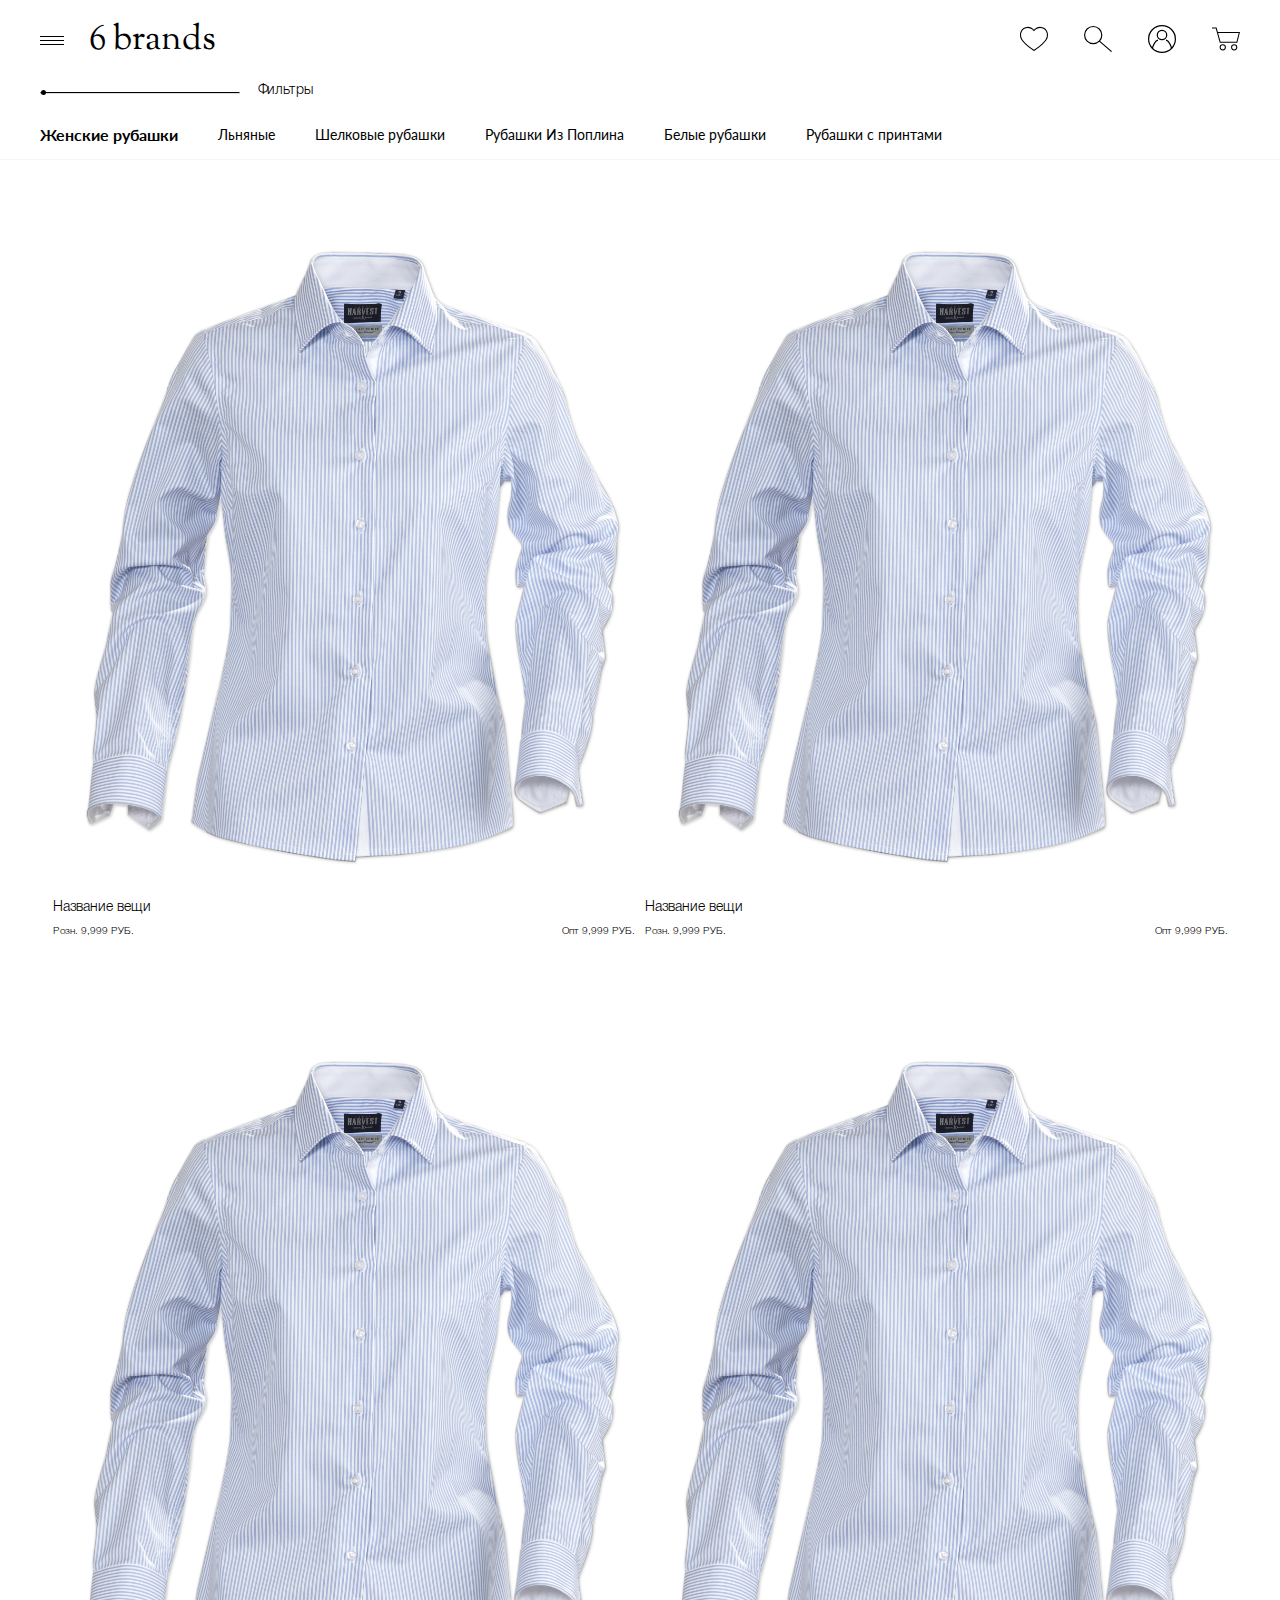
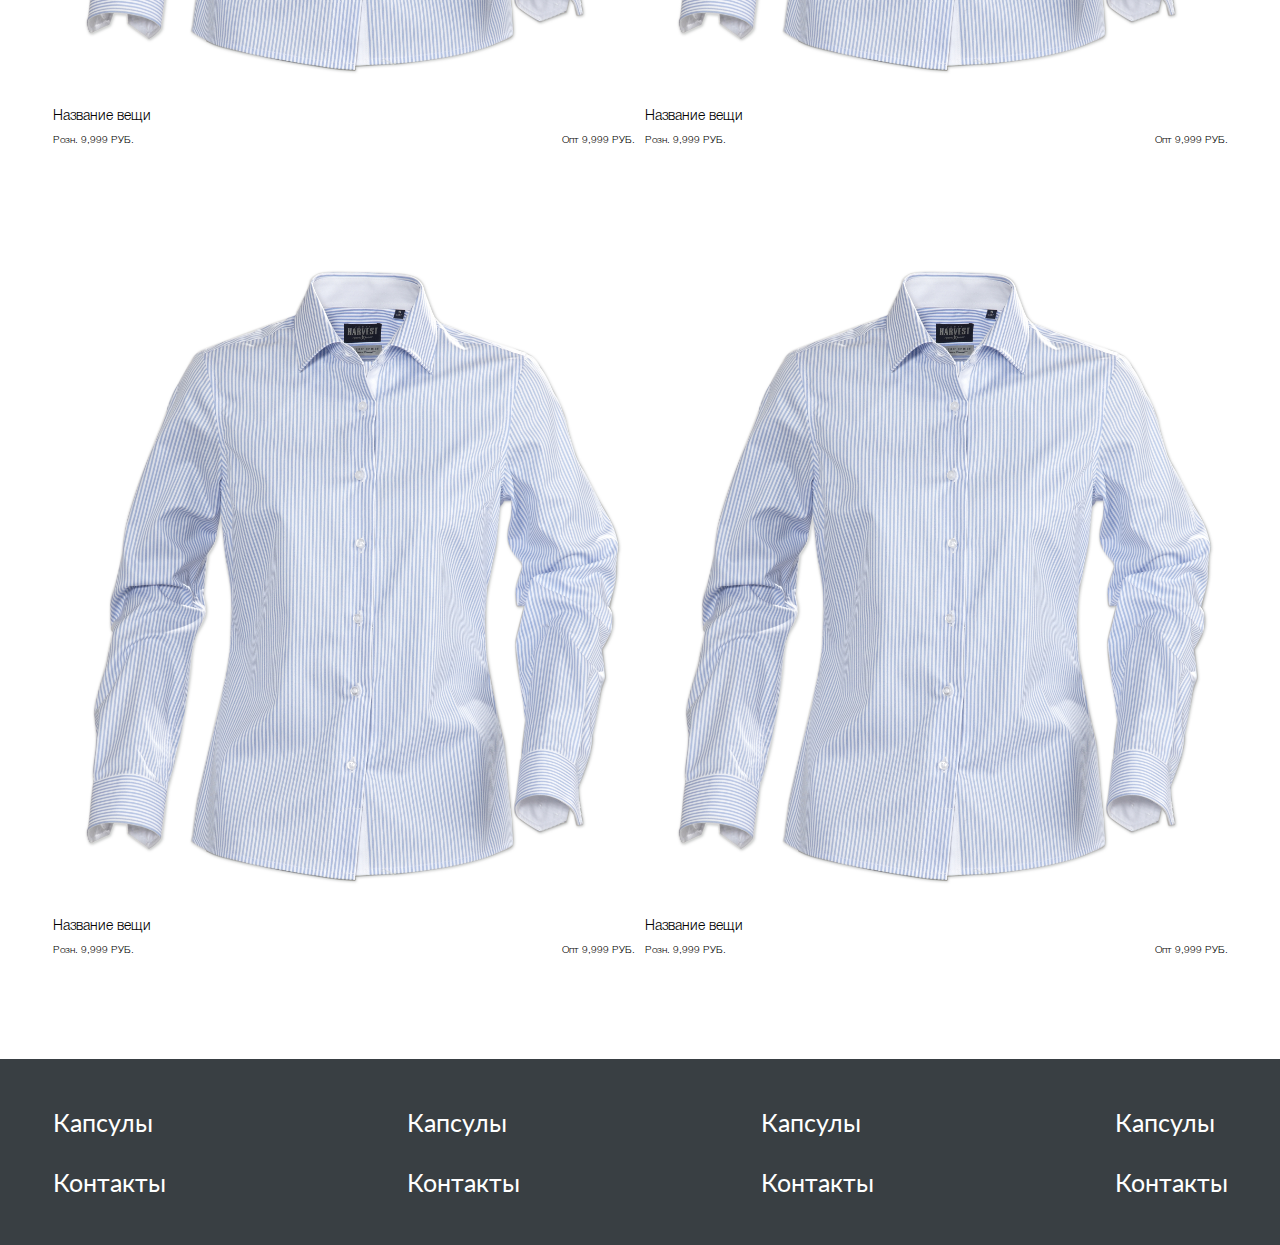
<file: cards-1.html>
<!DOCTYPE html>
<html lang="en">

<head>
    <meta charset="UTF-8">
    <meta http-equiv="X-UA-Compatible" content="IE=edge">
    <meta name="viewport" content="width=device-width, initial-scale=1.0">
    <link rel="stylesheet" href="css/jQueryUI.css">
    <link rel="stylesheet" href="css/style.css">
    <title>Document</title>
</head>

<body>
<header class="header">
    <div class="header__inner">
        <div class="header__left">
            <div class="burger">
                <span></span>
                <span></span>
                <span></span>
            </div>
            <span class="header__left-text">6 brands</span>
        </div>
        <div class="header__right">
            <a href="#">
                <img src="img/favorite.svg" alt="">
            </a>
            <button class="header__search">
                <img src="img/search.svg" alt="">
            </button>
            <a href="#">
                <img src="img/user.svg" alt="">
            </a>
            <a href="#" class="header__basket">
                <img src="img/basket.svg" alt="">
            </a>
        </div>
    </div>
</header>    <main>
        <div class="catalog-head">
            <div class="navigation">
                <span class="nav__item current">Женские рубашки</span>
                <a href="#" class="nav__item">Льняные</a>
                <a href="#" class="nav__item">Шелковые рубашки</a>
                <a href="#" class="nav__item">Рубашки Из Поплина</a>
                <a href="#" class="nav__item">Белые рубашки</a>
                <a href="#" class="nav__item">Рубашки с принтами</a>
            </div>
            <div class="filter">
                <div class="range-slider" id="range"></div>
                <div class="filter-text">Фильтры</div>
            </div>
            <div class="filter-aside">
                <div class="close-filter">X</div>
                <div class="filter-aside__head">
                    Фильтр 1
                </div>
                <div class="filter-aside__body">
                    <div class="aside__body-item">
                        <label class="control control-checkbox">
                            Filter item
                            <input type="checkbox" checked="checked" />
                            <span class="control_indicator"></span>
                        </label>
                    </div>
                    <div class="aside__body-item">
                        <label class="control control-checkbox">
                            Filter item
                            <input type="checkbox" checked="checked" />
                            <span class="control_indicator"></span>
                        </label>
                    </div>
                    <div class="aside__body-item">
                        <label class="control control-checkbox">
                            Filter item
                            <input type="checkbox" checked="checked" />
                            <span class="control_indicator"></span>
                        </label>
                    </div>
                    <div class="aside__body-item">
                        <label class="control control-checkbox">
                            Filter item
                            <input type="checkbox" checked="checked" />
                            <span class="control_indicator"></span>
                        </label>
                    </div>
                </div>
                <div class="filter-aside__head">
                    Фильтр 2
                </div>
                <div class="filter-aside__body">
                    <div class="aside__body-item">
                        <label class="control control-checkbox">
                            Filter item
                            <input type="checkbox" checked="checked" />
                            <span class="control_indicator"></span>
                        </label>
                    </div>
                    <div class="aside__body-item">
                        <label class="control control-checkbox">
                            Filter item
                            <input type="checkbox" checked="checked" />
                            <span class="control_indicator"></span>
                        </label>
                    </div>
                    <div class="aside__body-item">
                        <label class="control control-checkbox">
                            Filter item
                            <input type="checkbox" checked="checked" />
                            <span class="control_indicator"></span>
                        </label>
                    </div>
                    <div class="aside__body-item">
                        <label class="control control-checkbox">
                            Filter item
                            <input type="checkbox" checked="checked" />
                            <span class="control_indicator"></span>
                        </label>
                    </div>
                </div>
            </div>
        </div>
        <div class="container">
            <div class="cards__box cards__box--big">
                <a href="#" class="product__card product__card--big">
                    <div class="product__card-head">
                        <img src="img/card.jpg" alt="">
                    </div>
                    <div class="product__card-name">
                        <span>Название вещи</span>
                    </div>
                    <div class="product__card-price">
                        <div class="card-price__item">
                            Розн. 9,999 РУБ.
                        </div>
                        <div class="card-price__item">
                            Опт 9,999 РУБ.
                        </div>
                    </div>
                </a>
                <a href="#" class="product__card product__card--big">
                    <div class="product__card-head">
                        <img src="img/card.jpg" alt="">
                    </div>
                    <div class="product__card-name">
                        <span>Название вещи</span>
                    </div>
                    <div class="product__card-price">
                        <div class="card-price__item">
                            Розн. 9,999 РУБ.
                        </div>
                        <div class="card-price__item">
                            Опт 9,999 РУБ.
                        </div>
                    </div>
                </a>
                <a href="#" class="product__card product__card--big">
                    <div class="product__card-head">
                        <img src="img/card.jpg" alt="">
                    </div>
                    <div class="product__card-name">
                        <span>Название вещи</span>
                    </div>
                    <div class="product__card-price">
                        <div class="card-price__item">
                            Розн. 9,999 РУБ.
                        </div>
                        <div class="card-price__item">
                            Опт 9,999 РУБ.
                        </div>
                    </div>
                </a>
                <a href="#" class="product__card product__card--big">
                    <div class="product__card-head">
                        <img src="img/card.jpg" alt="">
                    </div>
                    <div class="product__card-name">
                        <span>Название вещи</span>
                    </div>
                    <div class="product__card-price">
                        <div class="card-price__item">
                            Розн. 9,999 РУБ.
                        </div>
                        <div class="card-price__item">
                            Опт 9,999 РУБ.
                        </div>
                    </div>
                </a>
                <a href="#" class="product__card product__card--big">
                    <div class="product__card-head">
                        <img src="img/card.jpg" alt="">
                    </div>
                    <div class="product__card-name">
                        <span>Название вещи</span>
                    </div>
                    <div class="product__card-price">
                        <div class="card-price__item">
                            Розн. 9,999 РУБ.
                        </div>
                        <div class="card-price__item">
                            Опт 9,999 РУБ.
                        </div>
                    </div>
                </a>
                <a href="#" class="product__card product__card--big">
                    <div class="product__card-head">
                        <img src="img/card.jpg" alt="">
                    </div>
                    <div class="product__card-name">
                        <span>Название вещи</span>
                    </div>
                    <div class="product__card-price">
                        <div class="card-price__item">
                            Розн. 9,999 РУБ.
                        </div>
                        <div class="card-price__item">
                            Опт 9,999 РУБ.
                        </div>
                    </div>
                </a>
            </div>
        </div>
    </main>
<footer class="footer">
    <div class="footer__inner container">
        <div class="footer__col">
            <a href="#" class="footer__link">Капсулы</a>
            <a href="#" class="footer__link">Контакты</a>
        </div>
        <div class="footer__col">
            <a href="#" class="footer__link">Капсулы</a>
            <a href="#" class="footer__link">Контакты</a>
        </div>
        <div class="footer__col">
            <a href="#" class="footer__link">Капсулы</a>
            <a href="#" class="footer__link">Контакты</a>
        </div>
        <div class="footer__col">
            <a href="#" class="footer__link">Капсулы</a>
            <a href="#" class="footer__link">Контакты</a>
        </div>
    </div>
</footer>    <script src="js/jQuery.js"></script>
    <script src="js/jQueryUI.js"></script>
    <script src="js/main.js"></script>
</body>

</html>
</file>
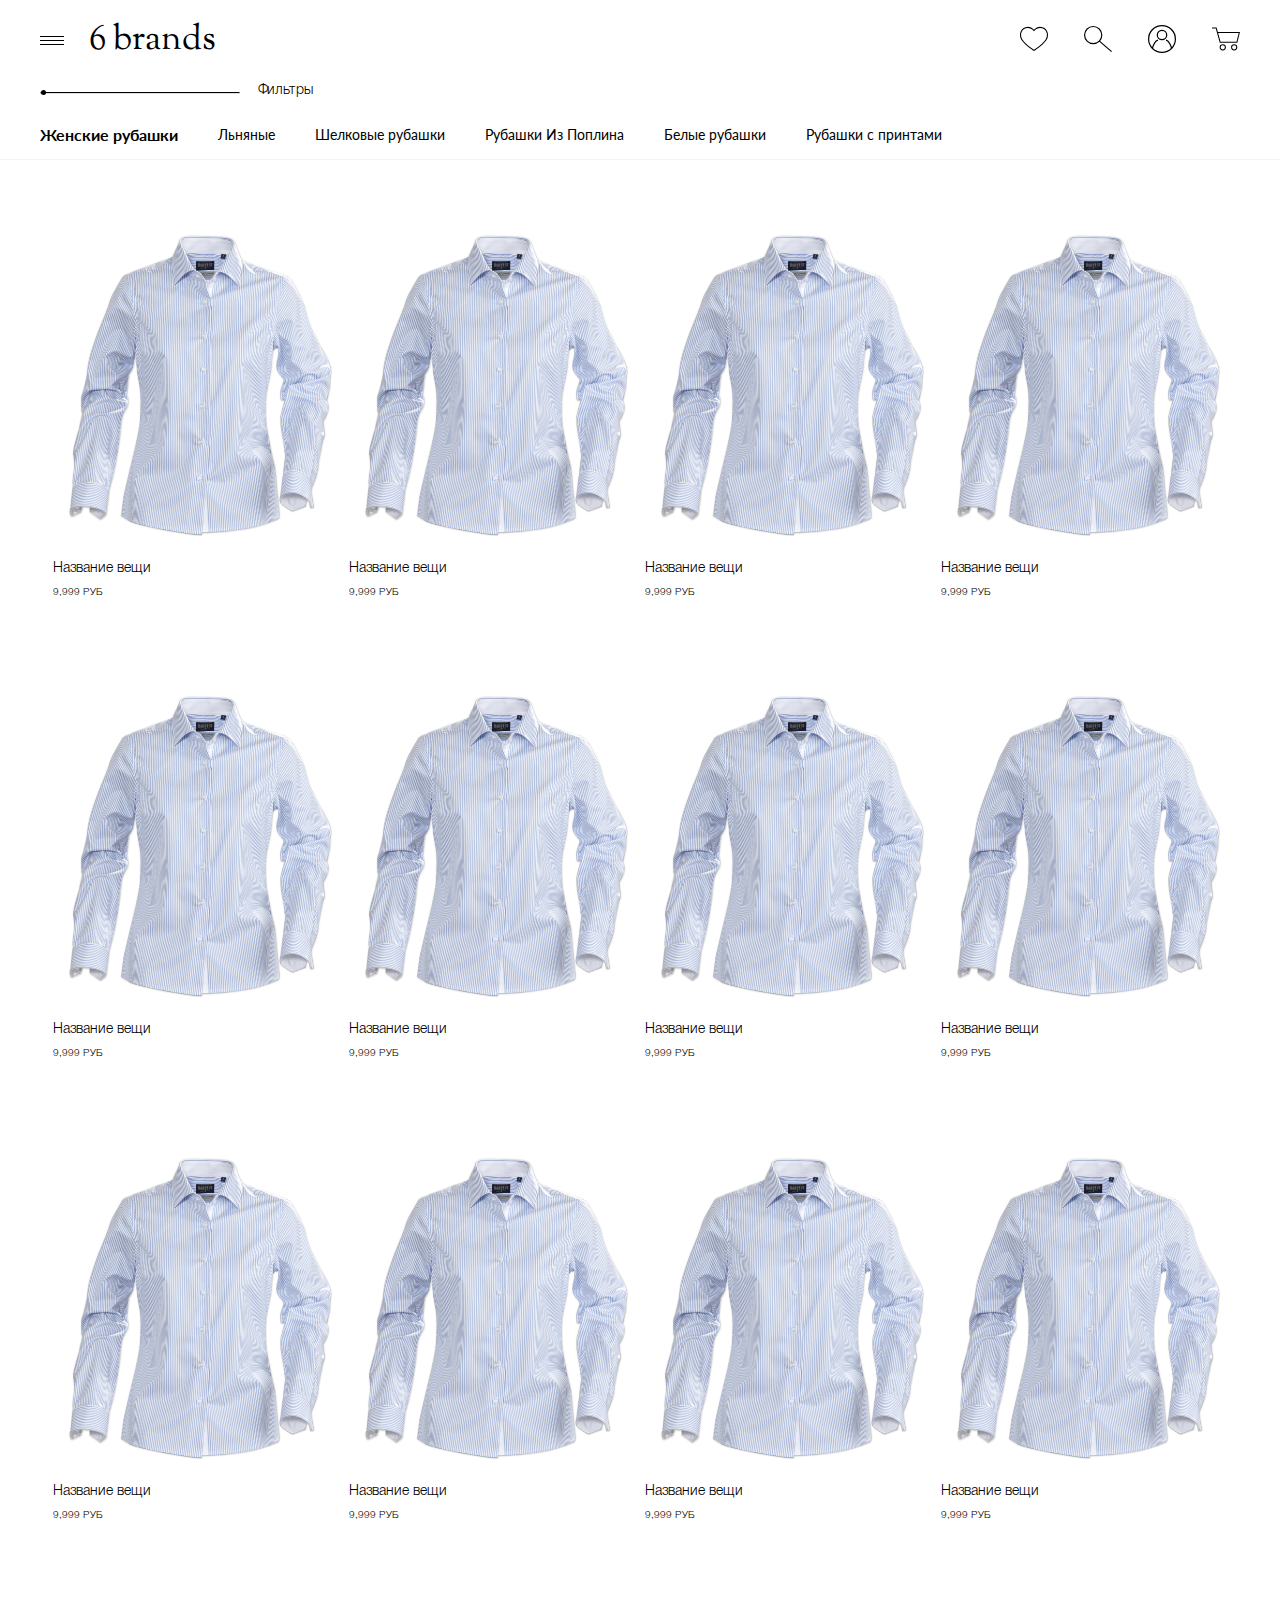
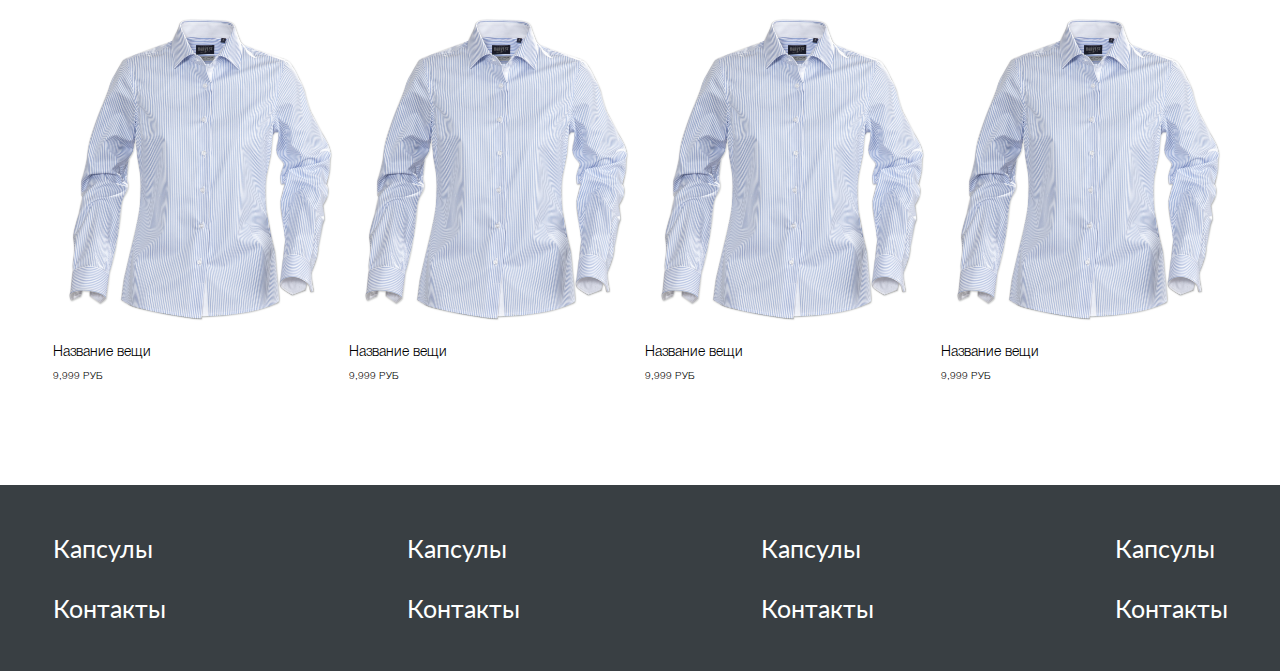
<file: cards-2.html>
<!DOCTYPE html>
<html lang="en">

<head>
    <meta charset="UTF-8">
    <meta http-equiv="X-UA-Compatible" content="IE=edge">
    <meta name="viewport" content="width=device-width, initial-scale=1.0">
    <link rel="stylesheet" href="css/jQueryUI.css">
    <link rel="stylesheet" href="css/style.css">
    <title>Document</title>
</head>

<body>
<header class="header">
    <div class="header__inner">
        <div class="header__left">
            <div class="burger">
                <span></span>
                <span></span>
                <span></span>
            </div>
            <span class="header__left-text">6 brands</span>
        </div>
        <div class="header__right">
            <a href="#">
                <img src="img/favorite.svg" alt="">
            </a>
            <button class="header__search">
                <img src="img/search.svg" alt="">
            </button>
            <a href="#">
                <img src="img/user.svg" alt="">
            </a>
            <a href="#" class="header__basket">
                <img src="img/basket.svg" alt="">
            </a>
        </div>
    </div>
</header>    <main>
        <div class="catalog-head">
            <div class="navigation">
                <span class="nav__item current">Женские рубашки</span>
                <a href="#" class="nav__item">Льняные</a>
                <a href="#" class="nav__item">Шелковые рубашки</a>
                <a href="#" class="nav__item">Рубашки Из Поплина</a>
                <a href="#" class="nav__item">Белые рубашки</a>
                <a href="#" class="nav__item">Рубашки с принтами</a>
            </div>
            <div class="filter">
                <div class="range-slider" id="range"></div>
                <div class="filter-text">Фильтры</div>
            </div>
            <div class="filter-aside">
                <div class="close-filter">X</div>
                <div class="filter-aside__head">
                    Фильтр 1
                </div>
                <div class="filter-aside__body">
                    <div class="aside__body-item">
                        <label class="control control-checkbox">
                            Filter item
                            <input type="checkbox" checked="checked" />
                            <span class="control_indicator"></span>
                        </label>
                    </div>
                    <div class="aside__body-item">
                        <label class="control control-checkbox">
                            Filter item
                            <input type="checkbox" checked="checked" />
                            <span class="control_indicator"></span>
                        </label>
                    </div>
                    <div class="aside__body-item">
                        <label class="control control-checkbox">
                            Filter item
                            <input type="checkbox" checked="checked" />
                            <span class="control_indicator"></span>
                        </label>
                    </div>
                    <div class="aside__body-item">
                        <label class="control control-checkbox">
                            Filter item
                            <input type="checkbox" checked="checked" />
                            <span class="control_indicator"></span>
                        </label>
                    </div>
                </div>
                <div class="filter-aside__head">
                    Фильтр 2
                </div>
                <div class="filter-aside__body">
                    <div class="aside__body-item">
                        <label class="control control-checkbox">
                            Filter item
                            <input type="checkbox" checked="checked" />
                            <span class="control_indicator"></span>
                        </label>
                    </div>
                    <div class="aside__body-item">
                        <label class="control control-checkbox">
                            Filter item
                            <input type="checkbox" checked="checked" />
                            <span class="control_indicator"></span>
                        </label>
                    </div>
                    <div class="aside__body-item">
                        <label class="control control-checkbox">
                            Filter item
                            <input type="checkbox" checked="checked" />
                            <span class="control_indicator"></span>
                        </label>
                    </div>
                    <div class="aside__body-item">
                        <label class="control control-checkbox">
                            Filter item
                            <input type="checkbox" checked="checked" />
                            <span class="control_indicator"></span>
                        </label>
                    </div>
                </div>
            </div>
        </div>
        <div class="container">
            <div class="cards__box cards__box--normal">
                <div class="product__card product__card--normal">
                    <div class="product__card-head">
                        <img src="img/card.jpg" alt="">
                    </div>
                    <div class="product__card-name">
                        <span>Название вещи</span>
                    </div>
                    <div class="product__card-price">
                        9,999 РУБ
                    </div>
                </div>
                <div class="product__card product__card--normal">
                    <div class="product__card-head">
                        <img src="img/card.jpg" alt="">
                    </div>
                    <div class="product__card-name">
                        <span>Название вещи</span>
                    </div>
                    <div class="product__card-price">
                        9,999 РУБ
                    </div>
                </div>
                <div class="product__card product__card--normal">
                    <div class="product__card-head">
                        <img src="img/card.jpg" alt="">
                    </div>
                    <div class="product__card-name">
                        <span>Название вещи</span>
                    </div>
                    <div class="product__card-price">
                        9,999 РУБ
                    </div>
                </div>
                <div class="product__card product__card--normal">
                    <div class="product__card-head">
                        <img src="img/card.jpg" alt="">
                    </div>
                    <div class="product__card-name">
                        <span>Название вещи</span>
                    </div>
                    <div class="product__card-price">
                        9,999 РУБ
                    </div>
                </div>
                <div class="product__card product__card--normal">
                    <div class="product__card-head">
                        <img src="img/card.jpg" alt="">
                    </div>
                    <div class="product__card-name">
                        <span>Название вещи</span>
                    </div>
                    <div class="product__card-price">
                        9,999 РУБ
                    </div>
                </div>
                <div class="product__card product__card--normal">
                    <div class="product__card-head">
                        <img src="img/card.jpg" alt="">
                    </div>
                    <div class="product__card-name">
                        <span>Название вещи</span>
                    </div>
                    <div class="product__card-price">
                        9,999 РУБ
                    </div>
                </div>
                <div class="product__card product__card--normal">
                    <div class="product__card-head">
                        <img src="img/card.jpg" alt="">
                    </div>
                    <div class="product__card-name">
                        <span>Название вещи</span>
                    </div>
                    <div class="product__card-price">
                        9,999 РУБ
                    </div>
                </div>
                <div class="product__card product__card--normal">
                    <div class="product__card-head">
                        <img src="img/card.jpg" alt="">
                    </div>
                    <div class="product__card-name">
                        <span>Название вещи</span>
                    </div>
                    <div class="product__card-price">
                        9,999 РУБ
                    </div>
                </div>
                <div class="product__card product__card--normal">
                    <div class="product__card-head">
                        <img src="img/card.jpg" alt="">
                    </div>
                    <div class="product__card-name">
                        <span>Название вещи</span>
                    </div>
                    <div class="product__card-price">
                        9,999 РУБ
                    </div>
                </div>
                <div class="product__card product__card--normal">
                    <div class="product__card-head">
                        <img src="img/card.jpg" alt="">
                    </div>
                    <div class="product__card-name">
                        <span>Название вещи</span>
                    </div>
                    <div class="product__card-price">
                        9,999 РУБ
                    </div>
                </div>
                <div class="product__card product__card--normal">
                    <div class="product__card-head">
                        <img src="img/card.jpg" alt="">
                    </div>
                    <div class="product__card-name">
                        <span>Название вещи</span>
                    </div>
                    <div class="product__card-price">
                        9,999 РУБ
                    </div>
                </div>
                <div class="product__card product__card--normal">
                    <div class="product__card-head">
                        <img src="img/card.jpg" alt="">
                    </div>
                    <div class="product__card-name">
                        <span>Название вещи</span>
                    </div>
                    <div class="product__card-price">
                        9,999 РУБ
                    </div>
                </div>
                <div class="product__card product__card--normal">
                    <div class="product__card-head">
                        <img src="img/card.jpg" alt="">
                    </div>
                    <div class="product__card-name">
                        <span>Название вещи</span>
                    </div>
                    <div class="product__card-price">
                        9,999 РУБ
                    </div>
                </div>
                <div class="product__card product__card--normal">
                    <div class="product__card-head">
                        <img src="img/card.jpg" alt="">
                    </div>
                    <div class="product__card-name">
                        <span>Название вещи</span>
                    </div>
                    <div class="product__card-price">
                        9,999 РУБ
                    </div>
                </div>
                <div class="product__card product__card--normal">
                    <div class="product__card-head">
                        <img src="img/card.jpg" alt="">
                    </div>
                    <div class="product__card-name">
                        <span>Название вещи</span>
                    </div>
                    <div class="product__card-price">
                        9,999 РУБ
                    </div>
                </div>
                <div class="product__card product__card--normal">
                    <div class="product__card-head">
                        <img src="img/card.jpg" alt="">
                    </div>
                    <div class="product__card-name">
                        <span>Название вещи</span>
                    </div>
                    <div class="product__card-price">
                        9,999 РУБ
                    </div>
                </div>
            </div>
        </div>
    </main>
<footer class="footer">
    <div class="footer__inner container">
        <div class="footer__col">
            <a href="#" class="footer__link">Капсулы</a>
            <a href="#" class="footer__link">Контакты</a>
        </div>
        <div class="footer__col">
            <a href="#" class="footer__link">Капсулы</a>
            <a href="#" class="footer__link">Контакты</a>
        </div>
        <div class="footer__col">
            <a href="#" class="footer__link">Капсулы</a>
            <a href="#" class="footer__link">Контакты</a>
        </div>
        <div class="footer__col">
            <a href="#" class="footer__link">Капсулы</a>
            <a href="#" class="footer__link">Контакты</a>
        </div>
    </div>
</footer>    <script src="js/jQuery.js"></script>
    <script src="js/jQueryUI.js"></script>
    <script src="js/main.js"></script>
</body>

</html>
</file>
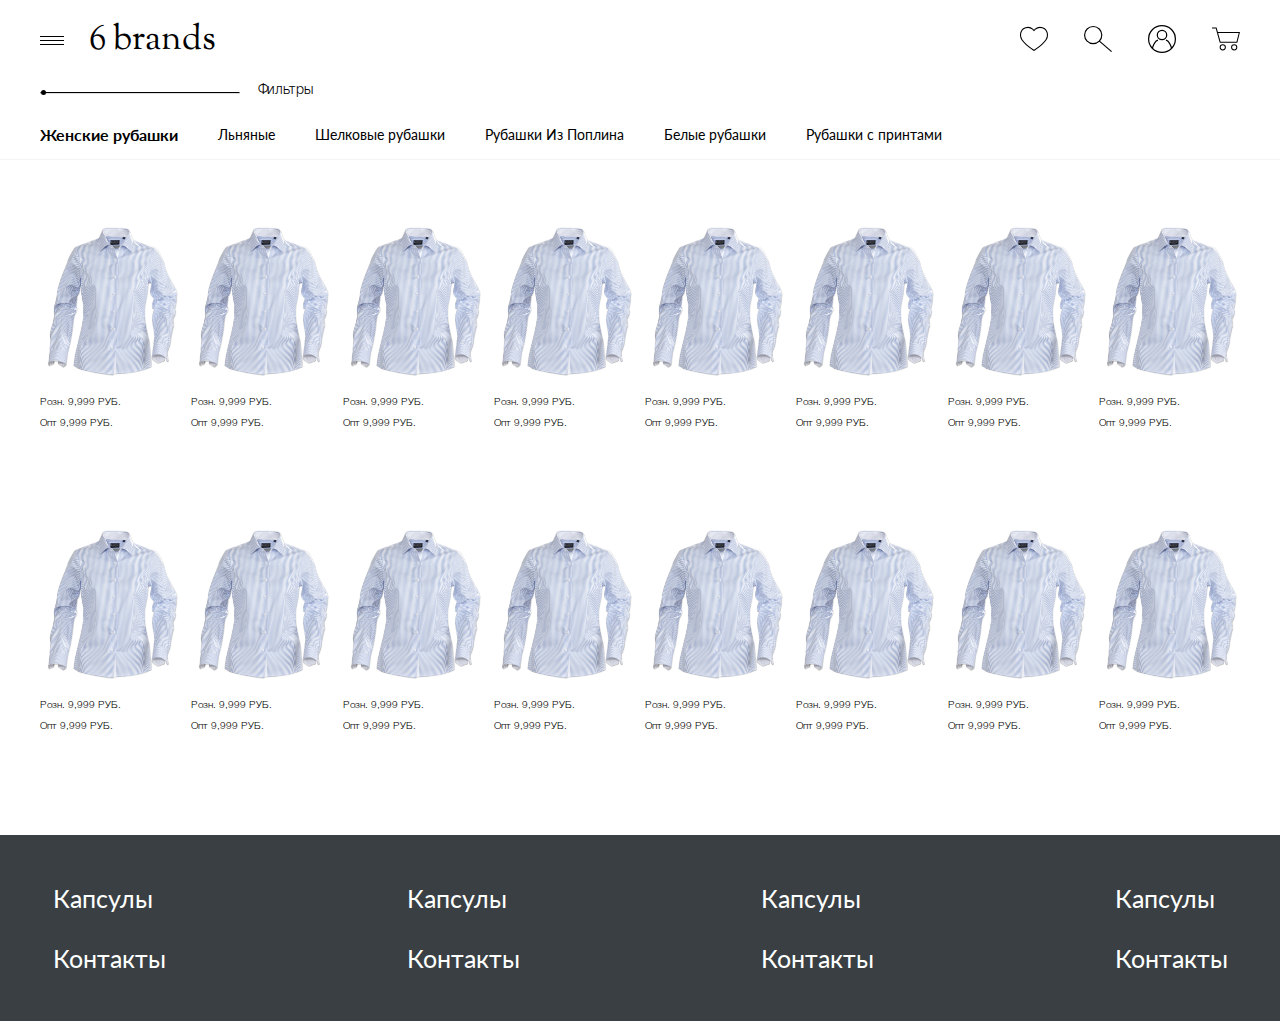
<file: cards-3.html>
<!DOCTYPE html>
<html lang="en">

<head>
    <meta charset="UTF-8">
    <meta http-equiv="X-UA-Compatible" content="IE=edge">
    <meta name="viewport" content="width=device-width, initial-scale=1.0">
    <link rel="stylesheet" href="css/jQueryUI.css">
    <link rel="stylesheet" href="css/style.css">
    <title>Document</title>
</head>

<body>
<header class="header">
    <div class="header__inner">
        <div class="header__left">
            <div class="burger">
                <span></span>
                <span></span>
                <span></span>
            </div>
            <span class="header__left-text">6 brands</span>
        </div>
        <div class="header__right">
            <a href="#">
                <img src="img/favorite.svg" alt="">
            </a>
            <button class="header__search">
                <img src="img/search.svg" alt="">
            </button>
            <a href="#">
                <img src="img/user.svg" alt="">
            </a>
            <a href="#" class="header__basket">
                <img src="img/basket.svg" alt="">
            </a>
        </div>
    </div>
</header>    <main>
        <div class="catalog-head">
            <div class="navigation">
                <span class="nav__item current">Женские рубашки</span>
                <a href="#" class="nav__item">Льняные</a>
                <a href="#" class="nav__item">Шелковые рубашки</a>
                <a href="#" class="nav__item">Рубашки Из Поплина</a>
                <a href="#" class="nav__item">Белые рубашки</a>
                <a href="#" class="nav__item">Рубашки с принтами</a>
            </div>
            <div class="filter">
                <div class="range-slider" id="range"></div>
                <div class="filter-text">Фильтры</div>
            </div>
            <div class="filter-aside">
                <div class="close-filter">X</div>
                <div class="filter-aside__head">
                    Фильтр 1
                </div>
                <div class="filter-aside__body">
                    <div class="aside__body-item">
                        <label class="control control-checkbox">
                            Filter item
                            <input type="checkbox" checked="checked" />
                            <span class="control_indicator"></span>
                        </label>
                    </div>
                    <div class="aside__body-item">
                        <label class="control control-checkbox">
                            Filter item
                            <input type="checkbox" checked="checked" />
                            <span class="control_indicator"></span>
                        </label>
                    </div>
                    <div class="aside__body-item">
                        <label class="control control-checkbox">
                            Filter item
                            <input type="checkbox" checked="checked" />
                            <span class="control_indicator"></span>
                        </label>
                    </div>
                    <div class="aside__body-item">
                        <label class="control control-checkbox">
                            Filter item
                            <input type="checkbox" checked="checked" />
                            <span class="control_indicator"></span>
                        </label>
                    </div>
                </div>
                <div class="filter-aside__head">
                    Фильтр 2
                </div>
                <div class="filter-aside__body">
                    <div class="aside__body-item">
                        <label class="control control-checkbox">
                            Filter item
                            <input type="checkbox" checked="checked" />
                            <span class="control_indicator"></span>
                        </label>
                    </div>
                    <div class="aside__body-item">
                        <label class="control control-checkbox">
                            Filter item
                            <input type="checkbox" checked="checked" />
                            <span class="control_indicator"></span>
                        </label>
                    </div>
                    <div class="aside__body-item">
                        <label class="control control-checkbox">
                            Filter item
                            <input type="checkbox" checked="checked" />
                            <span class="control_indicator"></span>
                        </label>
                    </div>
                    <div class="aside__body-item">
                        <label class="control control-checkbox">
                            Filter item
                            <input type="checkbox" checked="checked" />
                            <span class="control_indicator"></span>
                        </label>
                    </div>
                </div>
            </div>
        </div>
        <div class="cards-wrapper">
            <div class="cards__box cards__box--small">
                <a href="#" class="product__card product__card--small">
                    <div class="product__card-head">
                        <img src="img/card.jpg" alt="">
                    </div>
                    <div class="product__card-price">
                        <div class="card-price__item">
                            Розн. 9,999 РУБ.
                        </div>
                        <div class="card-price__item">
                            Опт 9,999 РУБ.
                        </div>
                    </div>
                </a>
                <a href="#" class="product__card product__card--small">
                    <div class="product__card-head">
                        <img src="img/card.jpg" alt="">
                    </div>
                    <div class="product__card-price">
                        <div class="card-price__item">
                            Розн. 9,999 РУБ.
                        </div>
                        <div class="card-price__item">
                            Опт 9,999 РУБ.
                        </div>
                    </div>
                </a>
                <a href="#" class="product__card product__card--small">
                    <div class="product__card-head">
                        <img src="img/card.jpg" alt="">
                    </div>
                    <div class="product__card-price">
                        <div class="card-price__item">
                            Розн. 9,999 РУБ.
                        </div>
                        <div class="card-price__item">
                            Опт 9,999 РУБ.
                        </div>
                    </div>
                </a>
                <a href="#" class="product__card product__card--small">
                    <div class="product__card-head">
                        <img src="img/card.jpg" alt="">
                    </div>
                    <div class="product__card-price">
                        <div class="card-price__item">
                            Розн. 9,999 РУБ.
                        </div>
                        <div class="card-price__item">
                            Опт 9,999 РУБ.
                        </div>
                    </div>
                </a>
                <a href="#" class="product__card product__card--small">
                    <div class="product__card-head">
                        <img src="img/card.jpg" alt="">
                    </div>
                    <div class="product__card-price">
                        <div class="card-price__item">
                            Розн. 9,999 РУБ.
                        </div>
                        <div class="card-price__item">
                            Опт 9,999 РУБ.
                        </div>
                    </div>
                </a>
                <a href="#" class="product__card product__card--small">
                    <div class="product__card-head">
                        <img src="img/card.jpg" alt="">
                    </div>
                    <div class="product__card-price">
                        <div class="card-price__item">
                            Розн. 9,999 РУБ.
                        </div>
                        <div class="card-price__item">
                            Опт 9,999 РУБ.
                        </div>
                    </div>
                </a>
                <a href="#" class="product__card product__card--small">
                    <div class="product__card-head">
                        <img src="img/card.jpg" alt="">
                    </div>
                    <div class="product__card-price">
                        <div class="card-price__item">
                            Розн. 9,999 РУБ.
                        </div>
                        <div class="card-price__item">
                            Опт 9,999 РУБ.
                        </div>
                    </div>
                </a>
                <a href="#" class="product__card product__card--small">
                    <div class="product__card-head">
                        <img src="img/card.jpg" alt="">
                    </div>
                    <div class="product__card-price">
                        <div class="card-price__item">
                            Розн. 9,999 РУБ.
                        </div>
                        <div class="card-price__item">
                            Опт 9,999 РУБ.
                        </div>
                    </div>
                </a>
                <a href="#" class="product__card product__card--small">
                    <div class="product__card-head">
                        <img src="img/card.jpg" alt="">
                    </div>
                    <div class="product__card-price">
                        <div class="card-price__item">
                            Розн. 9,999 РУБ.
                        </div>
                        <div class="card-price__item">
                            Опт 9,999 РУБ.
                        </div>
                    </div>
                </a>
                <a href="#" class="product__card product__card--small">
                    <div class="product__card-head">
                        <img src="img/card.jpg" alt="">
                    </div>
                    <div class="product__card-price">
                        <div class="card-price__item">
                            Розн. 9,999 РУБ.
                        </div>
                        <div class="card-price__item">
                            Опт 9,999 РУБ.
                        </div>
                    </div>
                </a>
                <a href="#" class="product__card product__card--small">
                    <div class="product__card-head">
                        <img src="img/card.jpg" alt="">
                    </div>
                    <div class="product__card-price">
                        <div class="card-price__item">
                            Розн. 9,999 РУБ.
                        </div>
                        <div class="card-price__item">
                            Опт 9,999 РУБ.
                        </div>
                    </div>
                </a>
                <a href="#" class="product__card product__card--small">
                    <div class="product__card-head">
                        <img src="img/card.jpg" alt="">
                    </div>
                    <div class="product__card-price">
                        <div class="card-price__item">
                            Розн. 9,999 РУБ.
                        </div>
                        <div class="card-price__item">
                            Опт 9,999 РУБ.
                        </div>
                    </div>
                </a>
                <a href="#" class="product__card product__card--small">
                    <div class="product__card-head">
                        <img src="img/card.jpg" alt="">
                    </div>
                    <div class="product__card-price">
                        <div class="card-price__item">
                            Розн. 9,999 РУБ.
                        </div>
                        <div class="card-price__item">
                            Опт 9,999 РУБ.
                        </div>
                    </div>
                </a>
                <a href="#" class="product__card product__card--small">
                    <div class="product__card-head">
                        <img src="img/card.jpg" alt="">
                    </div>
                    <div class="product__card-price">
                        <div class="card-price__item">
                            Розн. 9,999 РУБ.
                        </div>
                        <div class="card-price__item">
                            Опт 9,999 РУБ.
                        </div>
                    </div>
                </a>
                <a href="#" class="product__card product__card--small">
                    <div class="product__card-head">
                        <img src="img/card.jpg" alt="">
                    </div>
                    <div class="product__card-price">
                        <div class="card-price__item">
                            Розн. 9,999 РУБ.
                        </div>
                        <div class="card-price__item">
                            Опт 9,999 РУБ.
                        </div>
                    </div>
                </a>
                <a href="#" class="product__card product__card--small">
                    <div class="product__card-head">
                        <img src="img/card.jpg" alt="">
                    </div>
                    <div class="product__card-price">
                        <div class="card-price__item">
                            Розн. 9,999 РУБ.
                        </div>
                        <div class="card-price__item">
                            Опт 9,999 РУБ.
                        </div>
                    </div>
                </a>
            </div>
        </div>
    </main>
<footer class="footer">
    <div class="footer__inner container">
        <div class="footer__col">
            <a href="#" class="footer__link">Капсулы</a>
            <a href="#" class="footer__link">Контакты</a>
        </div>
        <div class="footer__col">
            <a href="#" class="footer__link">Капсулы</a>
            <a href="#" class="footer__link">Контакты</a>
        </div>
        <div class="footer__col">
            <a href="#" class="footer__link">Капсулы</a>
            <a href="#" class="footer__link">Контакты</a>
        </div>
        <div class="footer__col">
            <a href="#" class="footer__link">Капсулы</a>
            <a href="#" class="footer__link">Контакты</a>
        </div>
    </div>
</footer>    <div class="overlay"></div>
    <script src="js/jQuery.js"></script>
    <script src="js/jQueryUI.js"></script>
    <script src="js/main.js"></script>
</body>

</html>
</file>
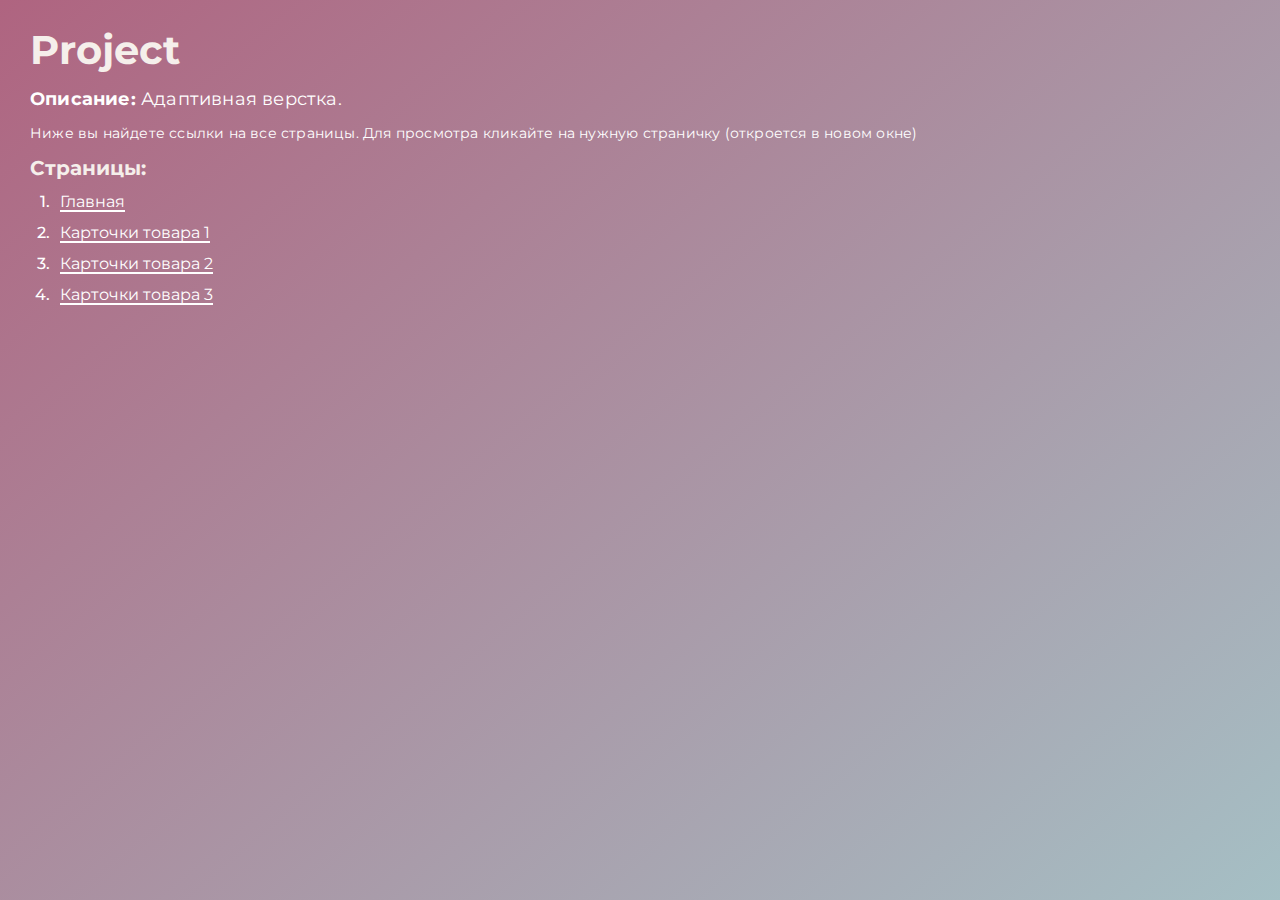
<file: links.html>
<!DOCTYPE html>
<html lang="ru">
<meta charset="UTF-8">
<meta http-equiv="X-UA-Compatible" content="IE=edge">
<meta name="viewport" content="width=device-width, initial-scale=1.0">
<title>Project</title>

<body>

    <div class="rootpage">
        <h1 class="rootpage__title">Project</h1>
        <div class="rootpage__description">
            <p><b>Описание:</b> Адаптивная верстка.</p>
        </div>
        <span class="rootpage__text">
            Ниже вы найдете ссылки на все страницы. Для просмотра кликайте на нужную страничку (откроется в новом окне)
        </span>
        <h2>Страницы:</h2>
        <ol class="rootpage__list">
            <li><a target="_blank" href="index.html">Главная</a></li>
            <li><a target="_blank" href="cards-1.html">Карточки товара 1</a></li>
            <li><a target="_blank" href="cards-2.html">Карточки товара 2</a></li>
            <li><a target="_blank" href="cards-2.html">Карточки товара 3</a></li>
        </ol>
    </div>

    <style>
        @charset "UTF-8";
        @import url("https://fonts.googleapis.com/css?family=Montserrat:regular,500,700&display=swap");

        *,
        *::before,
        *::after {
            padding: 0px;
            margin: 0px;
            border: 0px;
            box-sizing: border-box;
        }

        ul,
        ol,
        li {
            list-style: none;
        }

        html,
        body {
            height: 100%;
            margin: 0;
            padding: 0;
            min-height: 100%;
            min-width: 320px;
            width: 100%;
            color: #fff;
            background: linear-gradient(140deg, #AF6480, #A0F1EA);
            background-repeat: no-repeat;
            background-size: 200%;
            animation: gradient 10s infinite;
        }

        .rootpage__description {
            font-size: 18px;
            letter-spacing: 0.2px;
        }

        .rootpage__text {
            font-size: 14px;
            margin: 18px 0 18px;
            letter-spacing: 0.2px;
        }

        ol {
            counter-reset: numbers;
        }

        ol li {
            position: relative;
            padding: 0 0 0 30px;
        }

        ol li::before {
            counter-increment: numbers;
            content: counter(numbers) ".";
            position: absolute;
            left: 0;
            top: 0;
            width: 20px;
            font-size: 16px;
            font-weight: 500;
            text-align: right;
            color: inherit;
        }

        @keyframes gradient {
            0% {
                background-position: 0 50%;
            }

            50% {
                background-position: 100% 50%;
            }

            100% {
                background-position: 0 50%;
            }
        }

        body {
            height: auto;
            font-family: 'Montserrat', sans-serif;
            font-size: 100%;
            line-height: 1;
            font-size: 1rem;
        }

        a {
            position: relative;
            color: #FFFFFF;
            text-decoration: none;
        }

        /*		a:visited {
			color: #A9C7C5;
		}
		a:visited:after {
			background-color: #A9C7C5;
		}*/
        @media (min-width: 768px) {
            a:after {
                display: block;
                position: absolute;
                left: 0;
                width: 100%;
                height: 2px;
                background-color: #FFFFFF;
                content: "";
                transition: width 0.3s ease-out;
            }

            a:hover:after {
                width: 0%;
            }
        }

        .rootpage {
            padding: 30px;
            min-height: 100vh;
            width: 100%;
            display: flex;
            flex-direction: column;
            align-items: flex-start;
            overflow: hidden;
        }

        @media (max-width: 767px) {
            .rootpage {
                padding: 30px 15px;
            }
        }

        h1 {
            color: #F5EFEB;
            font-size: 2.5rem;
            margin: 0px 0px 1.25rem 0px;
        }

        @media (max-width: 767px) {
            h1 {
                font-size: 1.85rem;
                margin: 0px 0px 1.25rem 0px;
            }
        }

        h2 {
            color: #F5EFEB;
            font-size: 1.25rem;
            margin: 0px 0px 1rem 0px;
        }

        @media (max-width: 767px) {
            h2 {
                font-size: 1.125rem;
                margin: 0px 0px 1rem 0px;
            }
        }

        .rootpage__list {
            margin: 0px 0px 2.25rem;
        }

        .rootpage__list li:not(:last-child) {
            margin: 0px 0px 15px 0px;
        }

        ::selection {
            background: #81B29A;
            /* Safari */
        }

        ::-moz-selection {
            background: #81B29A;
            /* Firefox */
        }
    </style>

</body>

</html>
</file>
<file: css/style.css>
@import url("https://fonts.googleapis.com/css2?family=Lato:wght@300;400&family=Sorts+Mill+Goudy&display=swap");
* {
  margin: 0;
  padding: 0;
  border: 0;
  -webkit-tap-highlight-color: rgba(0, 0, 0, 0);
  -moz-tap-highlight-color: rgba(0, 0, 0, 0);
  -o-tap-highlight-color: rgba(0, 0, 0, 0);
  -ms-tap-highlight-color: rgba(0, 0, 0, 0);
  tap-highlight-color: rgba(0, 0, 0, 0);
}

*,
*:before,
*:after {
  -webkit-box-sizing: border-box;
  box-sizing: border-box;
}

:focus,
:active {
  outline: none;
}

a:focus,
a:active {
  outline: none;
}

nav,
footer,
header,
aside {
  display: block;
}

html,
body {
  font-size: 16px;
  color: #000000;
  min-height: 100vh;
  display: -webkit-box;
  display: -ms-flexbox;
  display: flex;
  -webkit-box-orient: vertical;
  -webkit-box-direction: normal;
      -ms-flex-direction: column;
          flex-direction: column;
}

main {
  -webkit-box-flex: 1;
      -ms-flex-positive: 1;
          flex-grow: 1;
}

input,
button,
textarea {
  font-family: inherit;
}

button {
  background: none;
}

input::-ms-clear {
  display: none;
}

button {
  cursor: pointer;
}

button::-moz-focus-inner {
  padding: 0;
  border: 0;
}

textarea {
  resize: none;
}

a {
  color: inherit;
}

a,
a:visited {
  text-decoration: none;
}

a:hover {
  text-decoration: none;
}

ul li {
  list-style: none;
}

iframe {
  width: 100%;
}

input:-webkit-autofill {
  background: #ffffff;
  -webkit-transition: 10000000000s linear;
  transition: 10000000000s linear;
}

@font-face {
  font-family: "Helvetica Neue Cyr Light";
  src: url("../fonts/HelveticaNeueCyr-Light.eot");
  src: url("../fonts/HelveticaNeueCyr-Light.eot?#iefix") format("embedded-opentype"), url("../fonts/HelveticaNeueCyr-Light.woff") format("woff"), url("../fonts/HelveticaNeueCyr-Light.ttf") format("truetype");
  font-weight: normal;
  font-style: normal;
}
.container {
  max-width: 1195px;
  margin: 0 auto;
  padding: 0 10px;
}

.header {
  padding: 15px 0;
  position: sticky;
  top: 0;
  z-index: 10000;
  width: 100%;
  background: #fff;
}

.header__inner {
  display: -webkit-box;
  display: -ms-flexbox;
  display: flex;
  -webkit-box-align: center;
      -ms-flex-align: center;
          align-items: center;
  -webkit-box-pack: justify;
      -ms-flex-pack: justify;
          justify-content: space-between;
  padding: 0 40px;
  max-width: 1903px;
  margin: 0 auto;
}

.cards-wrapper {
  max-width: 1903px;
  margin: 0 auto;
  padding: 0 40px;
}

.video-box {
  width: 100%;
  height: 100vh;
  position: relative;
}

.main-video {
  position: absolute;
  top: 0;
  left: 0;
  width: 100%;
  height: 100%;
  -o-object-fit: cover;
     object-fit: cover;
}

.header__left {
  display: -webkit-box;
  display: -ms-flexbox;
  display: flex;
  -webkit-box-align: center;
      -ms-flex-align: center;
          align-items: center;
  gap: 25px;
}

.header__right {
  display: -webkit-box;
  display: -ms-flexbox;
  display: flex;
  -webkit-box-align: center;
      -ms-flex-align: center;
          align-items: center;
  gap: 36px;
}
.header__right img {
  width: 28px;
  height: 28px;
}

.burger {
  cursor: pointer;
}

.burger span {
  display: block;
  width: 24px;
  height: 1px;
  background: #000;
}
.burger span:not(:last-child) {
  margin: 0 0 3px 0;
}

.header__left-text {
  font-family: "Sorts Mill Goudy", serif;
  font-size: 35px;
}

.footer__col {
  display: -webkit-box;
  display: -ms-flexbox;
  display: flex;
  -webkit-box-orient: vertical;
  -webkit-box-direction: normal;
      -ms-flex-direction: column;
          flex-direction: column;
  gap: 30px;
}

.footer {
  background: #393F43;
  font-family: "Lato", sans-serif;
  color: #fff;
  font-size: 25px;
  padding: 48px 0;
}

.footer__inner {
  display: -webkit-box;
  display: -ms-flexbox;
  display: flex;
  -webkit-box-pack: justify;
      -ms-flex-pack: justify;
          justify-content: space-between;
  -ms-flex-wrap: wrap;
      flex-wrap: wrap;
  gap: 30px;
}

.main-links {
  display: -webkit-box;
  display: -ms-flexbox;
  display: flex;
  -webkit-box-orient: vertical;
  -webkit-box-direction: normal;
      -ms-flex-direction: column;
          flex-direction: column;
  -webkit-box-align: center;
      -ms-flex-align: center;
          align-items: center;
  gap: 74px;
  position: relative;
  top: 50%;
  -webkit-transform: translateY(-50%);
          transform: translateY(-50%);
  z-index: 2;
}

.main-link {
  padding: 14px 0;
  min-width: 316px;
  border: 1px solid #fff;
  color: #fff;
  border-radius: 15px;
  width: -webkit-max-content;
  width: -moz-max-content;
  width: max-content;
  font-size: 35px;
  font-family: "Lato", sans-serif;
  font-weight: 300;
  text-align: center;
}

.cards__box {
  padding: 60px 0 100px 0;
  display: -ms-grid;
  display: grid;
}

.cards__box--big {
  -ms-grid-columns: 2fr 10px 2fr;
  grid-template-columns: repeat(2, 2fr);
  -webkit-column-gap: 10px;
     -moz-column-gap: 10px;
          column-gap: 10px;
  row-gap: 90px;
}

.product__card {
  display: -webkit-box;
  display: -ms-flexbox;
  display: flex;
  -webkit-box-orient: vertical;
  -webkit-box-direction: normal;
      -ms-flex-direction: column;
          flex-direction: column;
  height: auto;
  font-family: "Helvetica Neue Cyr Light";
  font-size: 14px;
  line-height: 16.1px;
}

.cards__box--big .product__card-head {
  max-height: 729px;
}

.cards__box--normal {
  -ms-grid-columns: 1fr 10px 1fr 10px 1fr 10px 1fr;
  grid-template-columns: repeat(4, 1fr);
  -webkit-column-gap: 10px;
     -moz-column-gap: 10px;
          column-gap: 10px;
  row-gap: 80px;
}

.product__card-head {
  margin: 0 0 14px 0;
  display: -webkit-box;
  display: -ms-flexbox;
  display: flex;
  -webkit-box-pack: center;
      -ms-flex-pack: center;
          justify-content: center;
  -webkit-box-align: center;
      -ms-flex-align: center;
          align-items: center;
}
.product__card-head img {
  max-width: 100%;
  max-height: 100%;
}

.product__card--normal .product__card-head {
  max-height: 357px;
}

.product__card--big.centered {
  -ms-grid-column-span: 2;
  grid-column: span 2;
  width: 50%;
  margin: 0 auto;
}

.product__card-name {
  margin: 0 0 8px 0;
  font-size: 14px;
}
.product__card-name span {
  white-space: nowrap;
  text-overflow: ellipsis;
  max-width: 582px;
  display: block;
  overflow: hidden;
}

.navigation {
  font-family: "Lato", sans-serif;
  display: -webkit-box;
  display: -ms-flexbox;
  display: flex;
  -webkit-box-align: center;
      -ms-flex-align: center;
          align-items: center;
  gap: 40px;
  font-size: 14px;
  overflow: auto;
  white-space: nowrap;
}
.navigation::-webkit-scrollbar {
  display: none;
}

.range-slider {
  width: 200px;
}

.catalog-head {
  display: -webkit-box;
  display: -ms-flexbox;
  display: flex;
  -webkit-box-pack: justify;
      -ms-flex-pack: justify;
          justify-content: space-between;
  -ms-flex-wrap: wrap-reverse;
      flex-wrap: wrap-reverse;
  -webkit-column-gap: 25px;
     -moz-column-gap: 25px;
          column-gap: 25px;
  row-gap: 25px;
  padding: 5px 40px 15px 40px;
  border-bottom: 1px solid #F4F4F4;
  position: relative;
  max-width: 1903px;
  margin: 0 auto;
}

.filter-aside {
  position: fixed;
  background: #fff;
  z-index: 10002;
  top: 0px;
  right: -500px;
  width: 500px;
  padding: 40px 20px;
  font-family: "Lato", sans-serif;
  font-weight: 400;
  font-size: 18px;
  -webkit-transition: right 0.45s ease-in-out;
  transition: right 0.45s ease-in-out;
  min-height: 100vh;
  height: 100%;
  overflow: auto;
}
.filter-aside.active {
  right: 0;
}

.overlay {
  position: fixed;
  top: 0;
  left: 0;
  width: 100%;
  height: 100%;
  z-index: 10001;
  background: rgba(0, 0, 0, 0.4);
  display: none;
}

.close-filter {
  position: absolute;
  top: 5px;
  right: 20px;
  font-size: 35px;
  font-family: "Lato", sans-serif;
  font-weight: 400;
  cursor: pointer;
}

.product__card-price {
  margin-top: auto;
  display: -webkit-box;
  display: -ms-flexbox;
  display: flex;
  -webkit-box-pack: justify;
      -ms-flex-pack: justify;
          justify-content: space-between;
  -ms-flex-wrap: wrap;
      flex-wrap: wrap;
  -webkit-column-gap: 15px;
     -moz-column-gap: 15px;
          column-gap: 15px;
  row-gap: 5px;
  font-size: 10px;
}

.nav__item.current {
  font-weight: 700;
  font-size: 16px;
}

.filter {
  display: -webkit-box;
  display: -ms-flexbox;
  display: flex;
  gap: 18px;
  -webkit-box-align: center;
      -ms-flex-align: center;
          align-items: center;
}

.filter-text {
  font-family: "Helvetica Neue Cyr Light";
  font-size: 14px;
  cursor: pointer;
  position: relative;
  bottom: 2px;
}

.cards__box--small {
  display: -ms-grid;
  display: grid;
  -ms-grid-columns: 0.5fr 10px 0.5fr 10px 0.5fr 10px 0.5fr 10px 0.5fr 10px 0.5fr 10px 0.5fr 10px 0.5fr;
  grid-template-columns: repeat(8, 0.5fr);
  -webkit-column-gap: 10px;
     -moz-column-gap: 10px;
          column-gap: 10px;
  row-gap: 90px;
}

.control {
  font-family: arial;
  display: block;
  position: relative;
  padding-left: 30px;
  margin-bottom: 5px;
  padding-top: 3px;
  cursor: pointer;
  font-size: 16px;
}

.control input {
  position: absolute;
  z-index: -1;
  opacity: 0;
}

.control_indicator {
  position: absolute;
  top: 2px;
  left: 0;
  height: 20px;
  width: 20px;
  background: #e6e6e6;
  border: 0px solid #000000;
  border-radius: 0px;
}

.control input:checked ~ .control_indicator {
  background: #2aa1c0;
}

.control input:disabled ~ .control_indicator {
  background: #e6e6e6;
  opacity: 0.6;
  pointer-events: none;
}

.control_indicator:after {
  -webkit-box-sizing: unset;
          box-sizing: unset;
  content: "";
  position: absolute;
  display: none;
}

.control input:checked ~ .control_indicator:after {
  display: block;
}

.control-checkbox .control_indicator:after {
  left: 8px;
  top: 4px;
  width: 3px;
  height: 8px;
  border: solid #ffffff;
  border-width: 0 2px 2px 0;
  -webkit-transform: rotate(45deg);
          transform: rotate(45deg);
}

.control-checkbox input:disabled ~ .control_indicator:after {
  border-color: #7b7b7b;
}

.aside__body-item:not(:last-child) {
  margin: 0 0 15px 0;
}

.filter-aside__head {
  display: -webkit-box;
  display: -ms-flexbox;
  display: flex;
  -webkit-box-pack: justify;
      -ms-flex-pack: justify;
          justify-content: space-between;
  -webkit-box-align: center;
      -ms-flex-align: center;
          align-items: center;
  margin: 0 0 10px 0;
  cursor: pointer;
}

.filter-aside__body {
  display: none;
  padding: 0 0 10px 0;
}

@media screen and (max-width: 1024px) {
  .cards__box--small {
    -ms-grid-columns: (0.666fr)[6];
    grid-template-columns: repeat(6, 0.666fr);
  }
}
@media screen and (max-width: 767px) {
  .main-link {
    min-width: 210px;
    font-size: 24px;
  }
  .main-links {
    gap: 30px;
  }
  .header__inner {
    padding: 0 10px;
  }
  .header__inner img {
    width: 24px;
    height: 24px;
  }
  .cards-wrapper {
    padding: 0 10px;
  }
  .header__left {
    gap: 10px;
  }
  .footer__inner {
    -webkit-box-orient: vertical;
    -webkit-box-direction: normal;
        -ms-flex-direction: column;
            flex-direction: column;
    gap: 0px;
  }
  .footer__inner.container {
    padding: 0;
  }
  .footer__col {
    gap: 0px;
  }
  .footer__link {
    padding: 10px;
    position: relative;
  }
  .footer__link:after {
    content: "";
    width: 100%;
    height: 1px;
    background: #fff;
    position: absolute;
    bottom: 0;
    left: 0;
  }
  .header__left-text {
    font-size: 24px;
  }
  .header__right {
    gap: 15px;
  }
  .navigation {
    padding: 0 10px;
  }
  .cards__box.cards__box--normal {
    -ms-grid-columns: (2fr)[2];
    grid-template-columns: repeat(2, 2fr);
    row-gap: 40px;
  }
  .cards__box--big {
    -ms-grid-columns: 4fr;
    grid-template-columns: 4fr;
    row-gap: 40px;
  }
  .product__card--big.centered {
    grid-column: auto;
    width: 100%;
  }
  .catalog-head {
    padding: 5px 10px 15px 10px;
  }
  .cards__box--small {
    -ms-grid-columns: (1.333fr)[3];
    grid-template-columns: repeat(3, 1.333fr);
    row-gap: 40px;
  }
  .product__card--small .product__card-head {
    height: 200px;
  }
  .product__card--small .product__card-head img {
    width: 100%;
    height: 100%;
  }
  .filter-aside {
    width: 300px;
    right: -300px;
  }
}
@media screen and (max-width: 460px) {
  .cards__box--small {
    -ms-grid-columns: (2fr)[2];
    grid-template-columns: repeat(2, 2fr);
  }
}
</file>
<file: css/jQueryUI.css>
/*! jQuery UI - v1.12.1 - 2018-05-02
* http://jqueryui.com
* Includes: core.css, slider.css, theme.css
* Copyright jQuery Foundation and other contributors; Licensed MIT */

/* Layout helpers
----------------------------------*/
.ui-helper-hidden {
    display: none;
}

.ui-helper-hidden-accessible {
    border: 0;
    clip: rect(0 0 0 0);
    height: 1px;
    margin: -1px;
    overflow: hidden;
    padding: 0;
    position: absolute;
    width: 1px;
}

.ui-helper-reset {
    margin: 0;
    padding: 0;
    border: 0;
    outline: 0;
    line-height: 1.3;
    text-decoration: none;
    font-size: 100%;
    list-style: none;
}

.ui-helper-clearfix:before,
.ui-helper-clearfix:after {
    content: "";
    display: table;
    border-collapse: collapse;
}

.ui-helper-clearfix:after {
    clear: both;
}

.ui-helper-zfix {
    width: 100%;
    height: 100%;
    top: 0;
    left: 0;
    position: absolute;
    opacity: 0;
    filter: Alpha(Opacity=0);
    /* support: IE8 */
}

.ui-front {
    z-index: 100;
}


/* Interaction Cues
----------------------------------*/
.ui-state-disabled {
    cursor: default !important;
    pointer-events: none;
}


/* Icons
----------------------------------*/
.ui-icon {
    display: inline-block;
    vertical-align: middle;
    margin-top: -.25em;
    position: relative;
    text-indent: -99999px;
    overflow: hidden;
    background-repeat: no-repeat;
}

.ui-widget-icon-block {
    left: 50%;
    margin-left: -8px;
    display: block;
}

/* Misc visuals
----------------------------------*/

/* Overlays */
.ui-widget-overlay {
    position: fixed;
    top: 0;
    left: 0;
    width: 100%;
    height: 100%;
}

.ui-slider {
    position: relative;
    text-align: left;
}

.ui-slider .ui-slider-handle {
    position: absolute;
    z-index: 2;
    width: 5px;
    height: 5px;
    border-radius: 50%;
    cursor: default;
    -ms-touch-action: none;
    touch-action: none;
}

.ui-slider .ui-slider-range {
    position: absolute;
    z-index: 1;
    font-size: .7em;
    display: block;
    border: 0;
    background-position: 0 0;
}

/* support: IE8 - See #6727 */
.ui-slider.ui-state-disabled .ui-slider-handle,
.ui-slider.ui-state-disabled .ui-slider-range {
    filter: inherit;
}

.ui-slider-horizontal {
    height: 1px;
}

.ui-slider-horizontal .ui-slider-handle {
    top: -3px;
    margin-left: 0px;
}

.ui-slider-horizontal .ui-slider-range {
    top: 0;
    height: 100%;
}

.ui-slider-horizontal .ui-slider-range-min {
    left: 0;
}

.ui-slider-horizontal .ui-slider-range-max {
    right: 0;
}

.ui-slider-vertical {
    width: .8em;
    height: 100px;
}

.ui-slider-vertical .ui-slider-handle {
    left: -.3em;
    margin-left: 0;
    margin-bottom: -.6em;
}

.ui-slider-vertical .ui-slider-range {
    left: 0;
    width: 100%;
}

.ui-slider-vertical .ui-slider-range-min {
    bottom: 0;
}

.ui-slider-vertical .ui-slider-range-max {
    top: 0;
}

/* Component containers
----------------------------------*/
.ui-widget {
    font-family: Arial, Helvetica, sans-serif;
    font-size: 1em;
}

.ui-widget .ui-widget {
    font-size: 1em;
}

.ui-widget input,
.ui-widget select,
.ui-widget textarea,
.ui-widget button {
    font-family: Arial, Helvetica, sans-serif;
    font-size: 1em;
}

.ui-widget.ui-widget-content {
    border-top: 1px solid #000;
}

.ui-widget-content {
    border: 1px solid #dddddd;
    background: #ffffff;
    color: #333333;
}

.ui-widget-content a {
    color: #333333;
}

.ui-widget-header {
    border: 1px solid #dddddd;
    background: #e9e9e9;
    color: #333333;
    font-weight: bold;
}

.ui-widget-header a {
    color: #333333;
}

/* Interaction states
----------------------------------*/
.ui-state-default,
.ui-widget-content .ui-state-default,
.ui-widget-header .ui-state-default,
.ui-button,

/* We use html here because we need a greater specificity to make sure disabled
works properly when clicked or hovered */
html .ui-button.ui-state-disabled:hover,
html .ui-button.ui-state-disabled:active {
    background: #000;
    font-weight: normal;
    color: #454545;
}

.ui-state-default a,
.ui-state-default a:link,
.ui-state-default a:visited,
a.ui-button,
a:link.ui-button,
a:visited.ui-button,
.ui-button {
    color: #454545;
    text-decoration: none;
}

.ui-state-hover,
.ui-widget-content .ui-state-hover,
.ui-widget-header .ui-state-hover,
.ui-state-focus,
.ui-widget-content .ui-state-focus,
.ui-widget-header .ui-state-focus,
.ui-button:hover,
.ui-button:focus {
    background: #000;
    font-weight: normal;
    color: #2b2b2b;
}

.ui-state-hover a,
.ui-state-hover a:hover,
.ui-state-hover a:link,
.ui-state-hover a:visited,
.ui-state-focus a,
.ui-state-focus a:hover,
.ui-state-focus a:link,
.ui-state-focus a:visited,
a.ui-button:hover,
a.ui-button:focus {
    color: #2b2b2b;
    text-decoration: none;
}

.ui-visual-focus {
    box-shadow: 0 0 3px 1px rgb(94, 158, 214);
}

.ui-state-active,
.ui-widget-content .ui-state-active,
.ui-widget-header .ui-state-active,
a.ui-button:active,
.ui-button:active,
.ui-button.ui-state-active:hover {
    background: #000;
    font-weight: normal;
    color: #ffffff;
}

.ui-icon-background,
.ui-state-active .ui-icon-background {
    border: #003eff;
    background-color: #ffffff;
}

.ui-state-active a,
.ui-state-active a:link,
.ui-state-active a:visited {
    color: #ffffff;
    text-decoration: none;
}

/* Interaction Cues
----------------------------------*/
.ui-state-highlight,
.ui-widget-content .ui-state-highlight,
.ui-widget-header .ui-state-highlight {
    border: 1px solid #dad55e;
    background: #fffa90;
    color: #777620;
}

.ui-state-checked {
    border: 1px solid #dad55e;
    background: #fffa90;
}

.ui-state-highlight a,
.ui-widget-content .ui-state-highlight a,
.ui-widget-header .ui-state-highlight a {
    color: #777620;
}

.ui-state-error,
.ui-widget-content .ui-state-error,
.ui-widget-header .ui-state-error {
    border: 1px solid #f1a899;
    background: #fddfdf;
    color: #5f3f3f;
}

.ui-state-error a,
.ui-widget-content .ui-state-error a,
.ui-widget-header .ui-state-error a {
    color: #5f3f3f;
}

.ui-state-error-text,
.ui-widget-content .ui-state-error-text,
.ui-widget-header .ui-state-error-text {
    color: #5f3f3f;
}

.ui-priority-primary,
.ui-widget-content .ui-priority-primary,
.ui-widget-header .ui-priority-primary {
    font-weight: bold;
}

.ui-priority-secondary,
.ui-widget-content .ui-priority-secondary,
.ui-widget-header .ui-priority-secondary {
    opacity: .7;
    filter: Alpha(Opacity=70);
    /* support: IE8 */
    font-weight: normal;
}

.ui-state-disabled,
.ui-widget-content .ui-state-disabled,
.ui-widget-header .ui-state-disabled {
    opacity: .35;
    filter: Alpha(Opacity=35);
    /* support: IE8 */
    background-image: none;
}

.ui-state-disabled .ui-icon {
    filter: Alpha(Opacity=35);
    /* support: IE8 - See #6059 */
}

/* Corner radius */
.ui-corner-all,
.ui-corner-top,
.ui-corner-left,
.ui-corner-tl {
    border-top-left-radius: 3px;
}

.ui-corner-all,
.ui-corner-top,
.ui-corner-right,
.ui-corner-tr {
    border-top-right-radius: 3px;
}

.ui-corner-all,
.ui-corner-bottom,
.ui-corner-left,
.ui-corner-bl {
    border-bottom-left-radius: 3px;
}

.ui-corner-all,
.ui-corner-bottom,
.ui-corner-right,
.ui-corner-br {
    border-bottom-right-radius: 3px;
}

/* Overlays */
.ui-widget-overlay {
    background: #aaaaaa;
    opacity: .3;
    filter: Alpha(Opacity=30);
    /* support: IE8 */
}

.ui-widget-shadow {
    -webkit-box-shadow: 0px 0px 5px #666666;
    box-shadow: 0px 0px 5px #666666;
}
</file>
